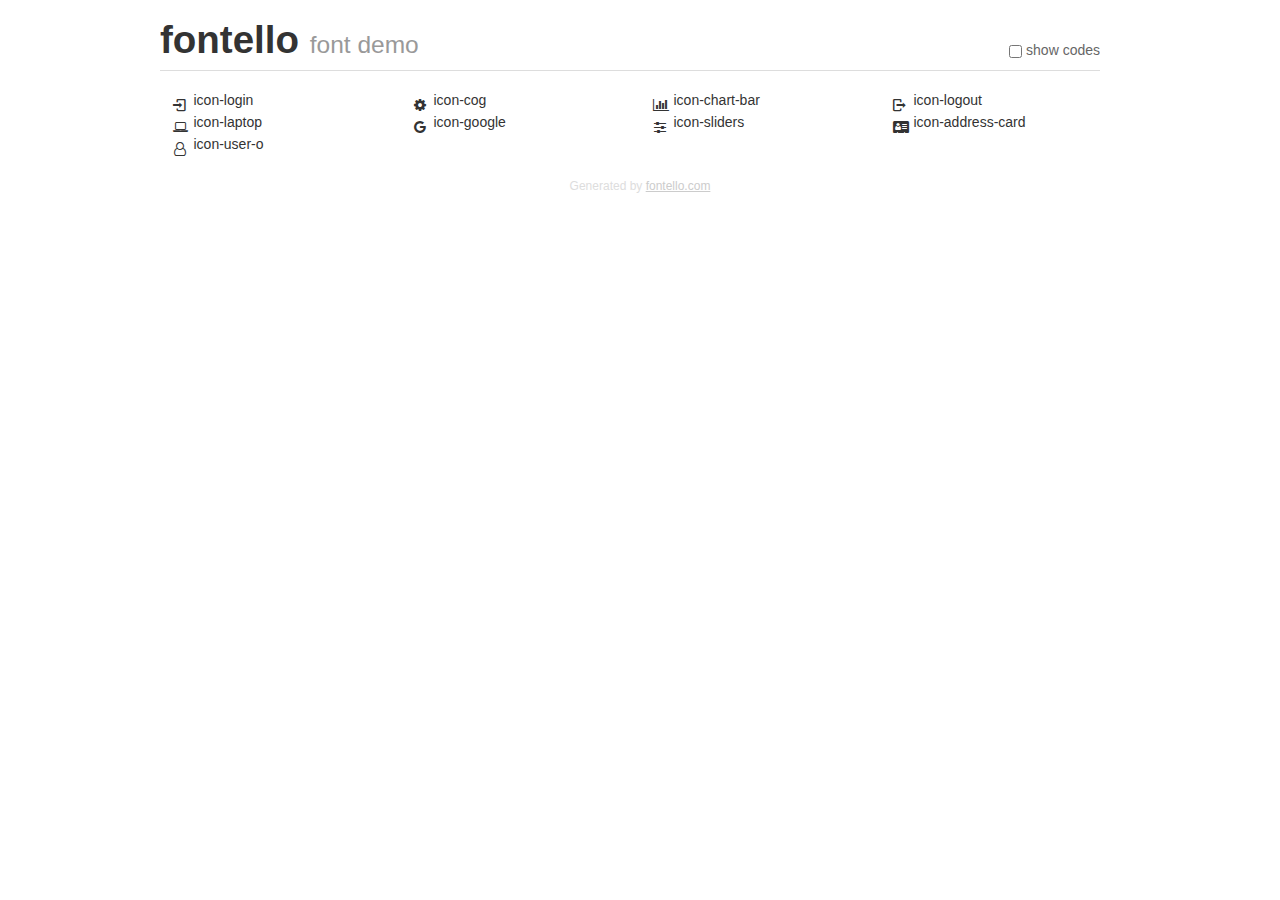
<file: fonts/demo.html>
<!DOCTYPE html>
<html>
  <head>
  <!--[if lt IE 9]><script language="javascript" type="text/javascript" src="//html5shim.googlecode.com/svn/trunk/html5.js"></script><![endif]-->
  <meta charset="UTF-8">
  <style>
    html {
      font-size: 100%;
      -webkit-text-size-adjust: 100%;
      -ms-text-size-adjust: 100%;
    }
    a:focus {
      outline: thin dotted #333;
      outline: 5px auto -webkit-focus-ring-color;
      outline-offset: -2px;
    }
    a:hover,
    a:active {
      outline: 0;
    }
    input {
      margin: 0;
      font-size: 100%;
      vertical-align: middle;
      *overflow: visible;
      line-height: normal;
    }
    input::-moz-focus-inner {
      padding: 0;
      border: 0;
    }
    body {
      margin: 0;
      font-family: "Helvetica Neue", Helvetica, Arial, sans-serif;
      font-size: 14px;
      line-height: 20px;
      color: #333;
      background-color: #fff;
    }
    a {
      color: #08c;
      text-decoration: none;
    }
    a:hover {
      color: #005580;
      text-decoration: underline;
    }
    .row {
      margin-left: -20px;
      *zoom: 1;
    }
    .row:before,
    .row:after {
      display: table;
      content: "";
      line-height: 0;
    }
    .row:after {
      clear: both;
    }
    .span3 {
      float: left;
      min-height: 1px;
      margin-left: 20px;
      width: 220px;
    }
    .container {
      width: 940px;
      margin-right: auto;
      margin-left: auto;
      *zoom: 1;
    }
    .container:before,
    .container:after {
      display: table;
      content: "";
      line-height: 0;
    }
    .container:after {
      clear: both;
    }
    small {
      font-size: 85%;
    }
    h1 {
      margin: 10px 0;
      font-family: inherit;
      font-weight: bold;
      line-height: 20px;
      color: inherit;
      text-rendering: optimizelegibility;
      line-height: 40px;
      font-size: 38.5px;
    }
    h1 small {
      font-weight: normal;
      line-height: 1;
      color: #999;
      font-size: 24.5px;
    }

    body {
      margin-top: 90px;
    }
    .header {
      position: fixed;
      top: 0;
      left: 50%;
      margin-left: -480px;
      background-color: #fff;
      border-bottom: 1px solid #ddd;
      padding-top: 10px;
      z-index: 10;
    }
    .footer {
      color: #ddd;
      font-size: 12px;
      text-align: center;
      margin-top: 20px;
    }
    .footer a {
      color: #ccc;
      text-decoration: underline;
    }
    .the-icons {
      font-size: 14px;
      line-height: 24px;
    }
    .switch {
      position: absolute;
      right: 0;
      bottom: 10px;
      color: #666;
    }
    .switch input {
      margin-right: 0.3em;
    }
    .codesOn .i-name {
      display: none;
    }
    .codesOn .i-code {
      display: inline;
    }
    .i-code {
      display: none;
    }
    @font-face {
      font-family: 'fontello';
      src: url('./font/fontello.eot?32424210');
      src: url('./font/fontello.eot?32424210#iefix') format('embedded-opentype'),
           url('./font/fontello.woff?32424210') format('woff'),
           url('./font/fontello.ttf?32424210') format('truetype'),
           url('./font/fontello.svg?32424210#fontello') format('svg');
      font-weight: normal;
      font-style: normal;
    }
    .demo-icon {
      font-family: "fontello";
      font-style: normal;
      font-weight: normal;
      speak: never;
     
      display: inline-block;
      text-decoration: inherit;
      width: 1em;
      margin-right: .2em;
      text-align: center;
      /* opacity: .8; */
     
      /* For safety - reset parent styles, that can break glyph codes*/
      font-variant: normal;
      text-transform: none;
     
      /* fix buttons height, for twitter bootstrap */
      line-height: 1em;
     
      /* Animation center compensation - margins should be symmetric */
      /* remove if not needed */
      margin-left: .2em;
     
      /* You can be more comfortable with increased icons size */
      /* font-size: 120%; */
     
      /* Font smoothing. That was taken from TWBS */
      -webkit-font-smoothing: antialiased;
      -moz-osx-font-smoothing: grayscale;
     
      /* Uncomment for 3D effect */
      /* text-shadow: 1px 1px 1px rgba(127, 127, 127, 0.3); */
    }
    </style>
    <link rel="stylesheet" href="css/animation.css"><!--[if IE 7]><link rel="stylesheet" href="css/" + font.fontname + "-ie7.css"><![endif]-->
    <script>
      function toggleCodes(on) {
        var obj = document.getElementById('icons');
      
        if (on) {
          obj.className += ' codesOn';
        } else {
          obj.className = obj.className.replace(' codesOn', '');
        }
      }
    </script>
  </head>
  <body>
    <div class="container header">
      <h1>fontello <small>font demo</small></h1>
      <label class="switch">
        <input type="checkbox" onclick="toggleCodes(this.checked)">show codes
      </label>
    </div>
    <div class="container" id="icons">
      <div class="row">
        <div class="span3" title="Code: 0xe801">
          <i class="demo-icon icon-login">&#xe801;</i> <span class="i-name">icon-login</span><span class="i-code">0xe801</span>
        </div>
        <div class="span3" title="Code: 0xe802">
          <i class="demo-icon icon-cog">&#xe802;</i> <span class="i-name">icon-cog</span><span class="i-code">0xe802</span>
        </div>
        <div class="span3" title="Code: 0xe803">
          <i class="demo-icon icon-chart-bar">&#xe803;</i> <span class="i-name">icon-chart-bar</span><span class="i-code">0xe803</span>
        </div>
        <div class="span3" title="Code: 0xe804">
          <i class="demo-icon icon-logout">&#xe804;</i> <span class="i-name">icon-logout</span><span class="i-code">0xe804</span>
        </div>
      </div>
      <div class="row">
        <div class="span3" title="Code: 0xf109">
          <i class="demo-icon icon-laptop">&#xf109;</i> <span class="i-name">icon-laptop</span><span class="i-code">0xf109</span>
        </div>
        <div class="span3" title="Code: 0xf1a0">
          <i class="demo-icon icon-google">&#xf1a0;</i> <span class="i-name">icon-google</span><span class="i-code">0xf1a0</span>
        </div>
        <div class="span3" title="Code: 0xf1de">
          <i class="demo-icon icon-sliders">&#xf1de;</i> <span class="i-name">icon-sliders</span><span class="i-code">0xf1de</span>
        </div>
        <div class="span3" title="Code: 0xf2bb">
          <i class="demo-icon icon-address-card">&#xf2bb;</i> <span class="i-name">icon-address-card</span><span class="i-code">0xf2bb</span>
        </div>
      </div>
      <div class="row">
        <div class="span3" title="Code: 0xf2c0">
          <i class="demo-icon icon-user-o">&#xf2c0;</i> <span class="i-name">icon-user-o</span><span class="i-code">0xf2c0</span>
        </div>
      </div>
    <div class="container footer">Generated by <a href="https://fontello.com">fontello.com</a></div>
  </body>
</html>
</file>
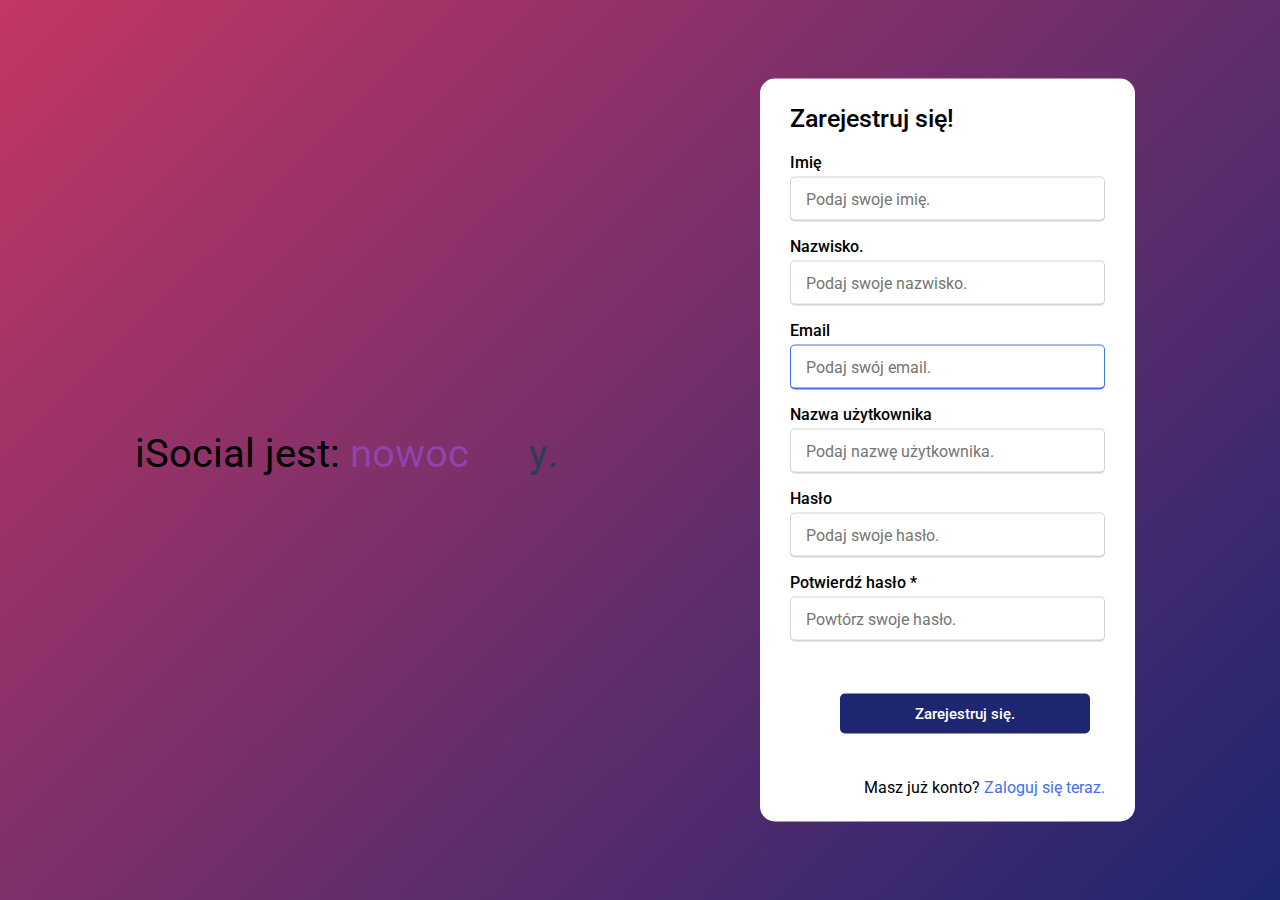
<file: pages/reg.html>
<!DOCTYPE html>
<html lang="pl" dir="ltr">
    <head>
        <meta charset="UTF-8" />
        <title>I social - Rejestracja</title>
        <meta name="description" content="Najpopularniejszy portal społecznościowy. Załóż konto i stań się członkiem już dziś." />
        <meta name="keywords" content="iSocial, isocial, social, register" />
        <link rel="shortcut icon" href="../media/logo_rounded.png" />
        <link rel="stylesheet" href="../styles/register_styles.css" />

        <meta name="viewport" content="width=device-width, initial-scale=1.0" />
        <link href="https://fonts.googleapis.com/css2?family=Roboto:wght@100;300;500&display=swap" rel="stylesheet" />
        <link rel="stylesheet" href="https://unicons.iconscout.com/release/v4.0.0/css/line.css" />

        <script src="../scripts/typing.js" async></script>
        <script src="../scripts/valregister.js" async></script>
    </head>

    <body>
        <div class="container">
            <div class="title">Zarejestruj się!</div>
            <form name="form" action="register.php" method="post">
                <div class="user_info">
                    <div class="input">
                        <label for="firstname" class="text_above_fill">Imię</label>
                        <input type="text" placeholder="Podaj swoje imię." id="firstname" name="firstname" required />
                    </div>
                    <div class="input">
                        <label for="lastname" class="text_above_fill">Nazwisko.</label>
                        <input type="text" placeholder="Podaj swoje nazwisko." id="lastname" name="lastname" required />
                    </div>
                    <div class="input">
                        <label for="email" class="text_above_fill">Email</label>
                        <input type="email" placeholder="Podaj swój email." id="email" name="email"/>
                    </div>
                        
                    <div class="input">
                        <label for="user_name" class="text_above_fill">Nazwa użytkownika</label>
                        <input type="text" placeholder="Podaj nazwę użytkownika." id="user_name" name="user_name" required />
                    </div>

                        

                    <div class="input">
                        <label for="password" class="text_above_fill">Hasło</label>
                        <input type="password" placeholder="Podaj swoje hasło." id="password" name="password" required />
                    </div>

                        	
                    <div class="input">
                        <span class="text_above_fill">Potwierdź hasło *</span>
                        <input type="password" placeholder="Powtórz swoje hasło." id="password2" name="password2" required/>
                    </div>

                       

                </div>
                <div class="submit">
                  <input name="create" class="button" id="button" type="submit" value="Zarejestruj się."><br><br>
                </div>
                <div class="acc">Masz już konto? <a href="login.php">Zaloguj się teraz.</a></div>
            </form>
        </div>

        <div class="text">
            <p>iSocial jest:&nbsp;</p>
            <span class="word midnight">bezpieczny.</span>
            <span class="word wisteria">nowoczesny.</span>
            <span class="word belize">darmowy.</span>
            <span class="word green">inteligentny.</span>
            <span class="word wisteria">stylowy.</span>
            <span class="word pomegranate">niezwykły.</span>
        </div>
    </body>
</html>
</file>
<file: styles/register_styles.css>
*{
  margin: 0;
  padding: 0;
  box-sizing: border-box;
  font-family: 'Roboto', sans-serif;
}
::-webkit-scrollbar {
  display: none;
}
body{
  height: 100vh;
  display: flex;
  justify-content: center;
  align-items: center;
  padding: 10px;
  background: linear-gradient(135deg, #c33764, #1d2671);
  overflow: hidden
}
.container{
  width: 750px;
  background-color: #FFFFFF;
  padding: 25px 30px;
  border-radius: 15px;
  top: 50%;
  transform: translate(0, -50%);
  position: absolute;
  margin-left: 75vh;
}
.title{
  font-size: 25px;
  font-weight: 500;
  position: relative;
}
.user_info{
  display: flex;
  flex-wrap: wrap;
  justify-content: space-between;
  margin: 20px 0 12px 0;
}
.input{
  margin-bottom: 15px;
  width: 335px;
}
.text_above_fill{
  display: block;
  font-weight: 500;
  margin-bottom: 5px;
}
.input input{
  height: 45px;
  width: 100%;
  outline: none;
  font-size: 16px;
  border-radius: 5px;
  padding-left: 15px;
  border: 1px solid lightgray;
  border-bottom-width: 2px;
}
.submit{
  position: relative;
  margin-left: auto;
  margin-right: auto;
  width: 350px;
}
.button{
  height: 40px;
  width: 250px;
  margin: 25px 0;
  border-radius: 5px;
  border: none;
  color: #FFFFFF;
  font-size: 15px;
  font-weight: 500;
  cursor: pointer;
  background: #1d2671;
  line-height: 30px;
  margin-left: 50px;
  text-align: center;
}
.button:hover{
  transition: all 0.3s ease;
  background: #c33764;
}
.text {
  position: absolute;
  margin-right: 100vh;
  width: 600px;
  height: 40px;
  top: 50%;
  margin-top: -20px;
  font-size: 50px;
  font-weight: 400;
}
p {
  display: inline-block;
  vertical-align: top;
  margin: 0;
}
.word {
  position: absolute;
  width: 100%;
  opacity: 0;
}
.letter {
  display: inline-block;
  position: relative;
  transform: translateZ(25px);
  transform-origin: 50% 50% 25px;
}
.letter.out {
  transform: rotateX(90deg);
  transition: transform 0.32s cubic-bezier(0.55, 0.055, 0.675, 0.19);
}
.letter.behind {
  transform: rotateX(-90deg);
}
.letter.in {
  transform: rotateX(0deg);
  transition: transform 0.38s cubic-bezier(0.175, 0.885, 0.32, 1.275);
}
.wisteria {
  color: #8e44ad;
}
.belize {
  color: #2980b9;
}
.pomegranate {
  color: #c0392b;
}
.green {
  color: #16a085;
}
.midnight {
  color: #2c3e50;
}


.acc a{
  text-decoration: none;
  color: #4070f4;
}
.acc{
  text-align: right;
}

.error{
  color: #c0392b;
  font-size: 12px;
  position: absolute;
  top: 67%
}
@media (max-width: 1920px) and (min-width: 1400px) {
  .container{
    margin-left: 43%;
  }
  .text{
    margin-right: 51%;
  }
}
@media (max-width: 1400px) and (min-width: 1000px){
  .container{
    position: absolute;
    width: 375px;
    margin-left: 48%;
  }
  .text {
    position: absolute;
    margin-right: 32%;
    font-size: 40px;
  }
}
@media (max-width: 1000px) and (min-width: 770px){
  .container{
    position: relative;
    margin-left: auto;
    margin-right: auto;
  }
  .text {
    display: none;
  }
}
@media (max-width: 770px) and (min-width: 250px){
  .container{
    position: relative;
    margin-left: auto;
    margin-right: auto;
    width: 375px;
  }
  .text {
    display: none;
  }
  .error{
    top: 78%
  }
}
@media (max-height: 5000px) and (min-height: 750px){
  .container{
    position: absolute;
  }
}
@media (max-height: 750px) and (min-height: 10px){
  .container{
    position: absolute;
    top: 372px;
    padding-bottom:  25px;
  }
  body{
    height: calc(100% + 250px);
    display: flex;
    justify-content: center;
    align-items: center;
    padding: 10px;
    background: linear-gradient(135deg, #c33764, #1d2671);
    overflow-y: scroll;
  }
}
input:is(:focus, :valid){
  border-color: #4070f4;
}
</file>
<file: fonts/css/animation.css>
/*
   Animation example, for spinners
*/
.animate-spin {
  -moz-animation: spin 2s infinite linear;
  -o-animation: spin 2s infinite linear;
  -webkit-animation: spin 2s infinite linear;
  animation: spin 2s infinite linear;
  display: inline-block;
}
@-moz-keyframes spin {
  0% {
    -moz-transform: rotate(0deg);
    -o-transform: rotate(0deg);
    -webkit-transform: rotate(0deg);
    transform: rotate(0deg);
  }

  100% {
    -moz-transform: rotate(359deg);
    -o-transform: rotate(359deg);
    -webkit-transform: rotate(359deg);
    transform: rotate(359deg);
  }
}
@-webkit-keyframes spin {
  0% {
    -moz-transform: rotate(0deg);
    -o-transform: rotate(0deg);
    -webkit-transform: rotate(0deg);
    transform: rotate(0deg);
  }

  100% {
    -moz-transform: rotate(359deg);
    -o-transform: rotate(359deg);
    -webkit-transform: rotate(359deg);
    transform: rotate(359deg);
  }
}
@-o-keyframes spin {
  0% {
    -moz-transform: rotate(0deg);
    -o-transform: rotate(0deg);
    -webkit-transform: rotate(0deg);
    transform: rotate(0deg);
  }

  100% {
    -moz-transform: rotate(359deg);
    -o-transform: rotate(359deg);
    -webkit-transform: rotate(359deg);
    transform: rotate(359deg);
  }
}
@-ms-keyframes spin {
  0% {
    -moz-transform: rotate(0deg);
    -o-transform: rotate(0deg);
    -webkit-transform: rotate(0deg);
    transform: rotate(0deg);
  }

  100% {
    -moz-transform: rotate(359deg);
    -o-transform: rotate(359deg);
    -webkit-transform: rotate(359deg);
    transform: rotate(359deg);
  }
}
@keyframes spin {
  0% {
    -moz-transform: rotate(0deg);
    -o-transform: rotate(0deg);
    -webkit-transform: rotate(0deg);
    transform: rotate(0deg);
  }

  100% {
    -moz-transform: rotate(359deg);
    -o-transform: rotate(359deg);
    -webkit-transform: rotate(359deg);
    transform: rotate(359deg);
  }
}
</file>
